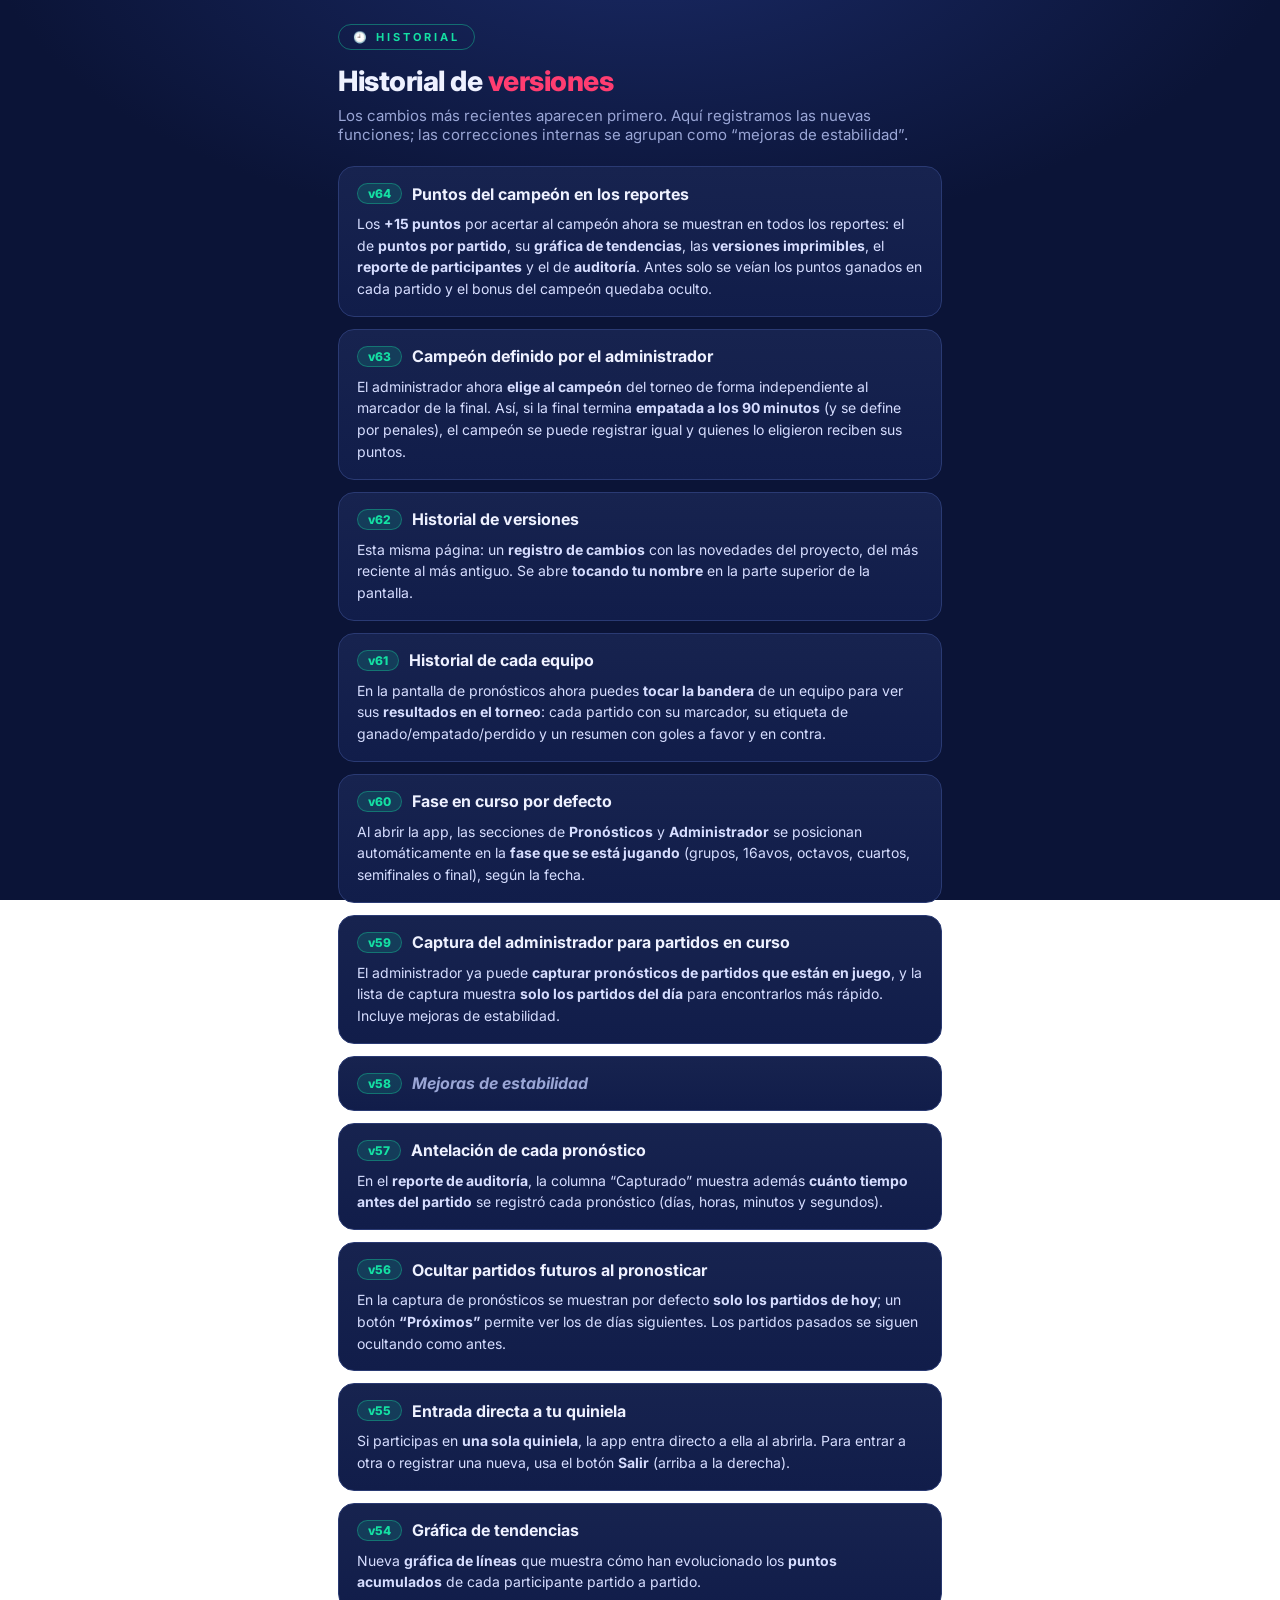
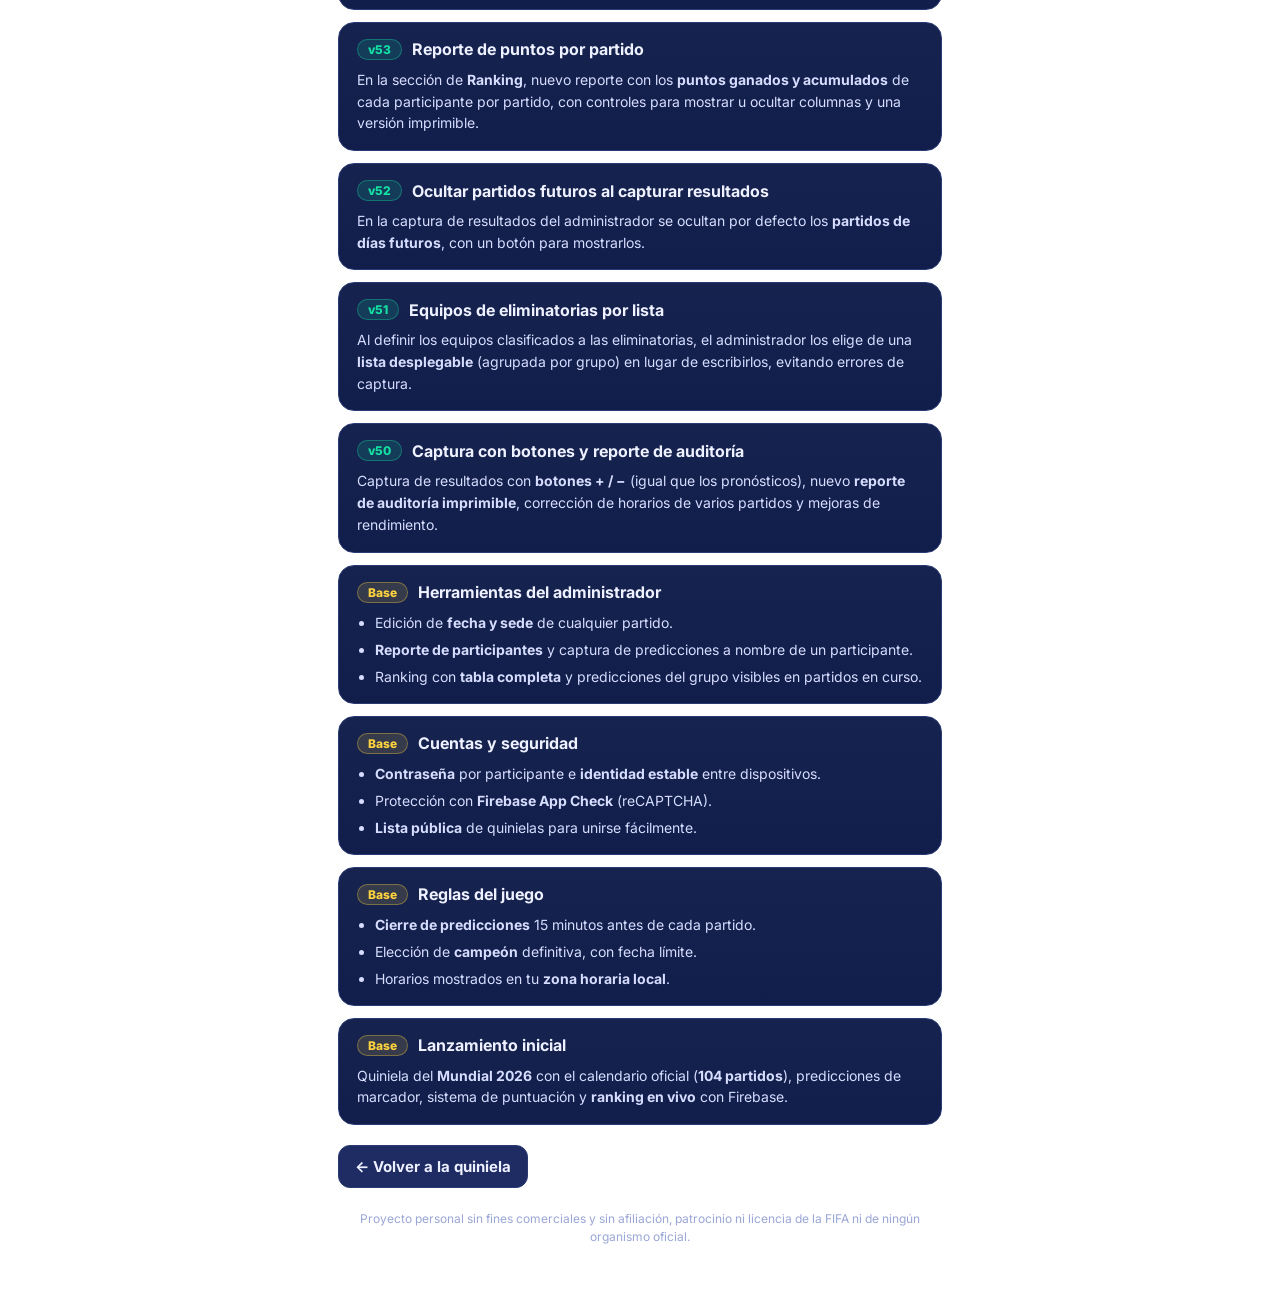
<file: historial.html>
<!DOCTYPE html>
<html lang="es">
<head>
  <meta charset="UTF-8" />
  <meta name="viewport" content="width=device-width, initial-scale=1.0" />
  <meta name="theme-color" content="#0b1437" />
  <title>Historial de versiones · Quiniela Mundial 2026</title>
  <link rel="preconnect" href="https://fonts.googleapis.com" />
  <link href="https://fonts.googleapis.com/css2?family=Inter:wght@400;500;600;700;800&display=swap" rel="stylesheet" />
  <link rel="stylesheet" href="css/styles.css" />
  <style>
    .hist { max-width: 640px; margin: 0 auto; padding: 24px 18px 60px; }
    .hist h1 { font-size: 28px; font-weight: 800; letter-spacing: -.5px; }
    .hist h1 span { color: var(--primary); }
    .hist .lead { color: var(--muted); margin: 8px 0 22px; font-size: 15px; }
    .ver-card {
      background: linear-gradient(180deg, var(--card) 0%, var(--bg-2) 100%);
      border: 1px solid var(--line); border-radius: var(--radius);
      padding: 16px 18px; margin-bottom: 12px;
    }
    .ver-head { display: flex; align-items: center; gap: 10px; flex-wrap: wrap; }
    .ver-badge {
      display: inline-flex; align-items: center; background: rgba(20,224,163,.14);
      color: var(--accent); border: 1px solid rgba(20,224,163,.35); border-radius: 999px;
      padding: 2px 10px; font-size: 12px; font-weight: 800; white-space: nowrap;
    }
    .ver-badge.base { background: rgba(255,211,61,.14); color: var(--gold); border-color: rgba(255,211,61,.35); }
    .ver-card h2 { font-size: 16px; font-weight: 700; margin: 0; }
    .ver-card p { color: #d6ddff; font-size: 14px; line-height: 1.55; margin: 9px 0 0; }
    .ver-card ul { margin: 9px 0 0 18px; display: flex; flex-direction: column; gap: 6px; }
    .ver-card li { color: #d6ddff; font-size: 14px; line-height: 1.5; }
    .stab { color: var(--muted); font-style: italic; }
    .back-link {
      display: inline-flex; align-items: center; gap: 8px; color: var(--text);
      background: var(--card-2); border: 1px solid var(--line); border-radius: 12px;
      padding: 11px 16px; text-decoration: none; font-weight: 700; font-size: 15px; margin-top: 8px;
    }
    .disc { color: var(--muted); font-size: 12px; text-align: center; margin-top: 22px; line-height: 1.5; }
  </style>
</head>
<body>
  <div class="hist">
    <div class="hero-badge" style="display:inline-block;color:var(--accent);border:1px solid rgba(20,224,163,.4);border-radius:999px;padding:5px 14px;font-size:11px;letter-spacing:3px;font-weight:700;margin-bottom:14px;">🕘 HISTORIAL</div>
    <h1>Historial de <span>versiones</span></h1>
    <p class="lead">Los cambios más recientes aparecen primero. Aquí registramos las nuevas funciones; las correcciones internas se agrupan como “mejoras de estabilidad”.</p>

    <!-- Las versiones más nuevas van ARRIBA. Al hacer un ajuste, agrega una tarjeta nueva al principio de esta lista. -->

    <div class="ver-card">
      <div class="ver-head"><span class="ver-badge">v64</span><h2>Puntos del campeón en los reportes</h2></div>
      <p>Los <b>+15 puntos</b> por acertar al campeón ahora se muestran en todos los reportes: el de <b>puntos por partido</b>, su <b>gráfica de tendencias</b>, las <b>versiones imprimibles</b>, el <b>reporte de participantes</b> y el de <b>auditoría</b>. Antes solo se veían los puntos ganados en cada partido y el bonus del campeón quedaba oculto.</p>
    </div>

    <div class="ver-card">
      <div class="ver-head"><span class="ver-badge">v63</span><h2>Campeón definido por el administrador</h2></div>
      <p>El administrador ahora <b>elige al campeón</b> del torneo de forma independiente al marcador de la final. Así, si la final termina <b>empatada a los 90 minutos</b> (y se define por penales), el campeón se puede registrar igual y quienes lo eligieron reciben sus puntos.</p>
    </div>

    <div class="ver-card">
      <div class="ver-head"><span class="ver-badge">v62</span><h2>Historial de versiones</h2></div>
      <p>Esta misma página: un <b>registro de cambios</b> con las novedades del proyecto, del más reciente al más antiguo. Se abre <b>tocando tu nombre</b> en la parte superior de la pantalla.</p>
    </div>

    <div class="ver-card">
      <div class="ver-head"><span class="ver-badge">v61</span><h2>Historial de cada equipo</h2></div>
      <p>En la pantalla de pronósticos ahora puedes <b>tocar la bandera</b> de un equipo para ver sus <b>resultados en el torneo</b>: cada partido con su marcador, su etiqueta de ganado/empatado/perdido y un resumen con goles a favor y en contra.</p>
    </div>

    <div class="ver-card">
      <div class="ver-head"><span class="ver-badge">v60</span><h2>Fase en curso por defecto</h2></div>
      <p>Al abrir la app, las secciones de <b>Pronósticos</b> y <b>Administrador</b> se posicionan automáticamente en la <b>fase que se está jugando</b> (grupos, 16avos, octavos, cuartos, semifinales o final), según la fecha.</p>
    </div>

    <div class="ver-card">
      <div class="ver-head"><span class="ver-badge">v59</span><h2>Captura del administrador para partidos en curso</h2></div>
      <p>El administrador ya puede <b>capturar pronósticos de partidos que están en juego</b>, y la lista de captura muestra <b>solo los partidos del día</b> para encontrarlos más rápido. Incluye mejoras de estabilidad.</p>
    </div>

    <div class="ver-card">
      <div class="ver-head"><span class="ver-badge">v58</span><h2 class="stab">Mejoras de estabilidad</h2></div>
    </div>

    <div class="ver-card">
      <div class="ver-head"><span class="ver-badge">v57</span><h2>Antelación de cada pronóstico</h2></div>
      <p>En el <b>reporte de auditoría</b>, la columna “Capturado” muestra además <b>cuánto tiempo antes del partido</b> se registró cada pronóstico (días, horas, minutos y segundos).</p>
    </div>

    <div class="ver-card">
      <div class="ver-head"><span class="ver-badge">v56</span><h2>Ocultar partidos futuros al pronosticar</h2></div>
      <p>En la captura de pronósticos se muestran por defecto <b>solo los partidos de hoy</b>; un botón <b>“Próximos”</b> permite ver los de días siguientes. Los partidos pasados se siguen ocultando como antes.</p>
    </div>

    <div class="ver-card">
      <div class="ver-head"><span class="ver-badge">v55</span><h2>Entrada directa a tu quiniela</h2></div>
      <p>Si participas en <b>una sola quiniela</b>, la app entra directo a ella al abrirla. Para entrar a otra o registrar una nueva, usa el botón <b>Salir</b> (arriba a la derecha).</p>
    </div>

    <div class="ver-card">
      <div class="ver-head"><span class="ver-badge">v54</span><h2>Gráfica de tendencias</h2></div>
      <p>Nueva <b>gráfica de líneas</b> que muestra cómo han evolucionado los <b>puntos acumulados</b> de cada participante partido a partido.</p>
    </div>

    <div class="ver-card">
      <div class="ver-head"><span class="ver-badge">v53</span><h2>Reporte de puntos por partido</h2></div>
      <p>En la sección de <b>Ranking</b>, nuevo reporte con los <b>puntos ganados y acumulados</b> de cada participante por partido, con controles para mostrar u ocultar columnas y una versión imprimible.</p>
    </div>

    <div class="ver-card">
      <div class="ver-head"><span class="ver-badge">v52</span><h2>Ocultar partidos futuros al capturar resultados</h2></div>
      <p>En la captura de resultados del administrador se ocultan por defecto los <b>partidos de días futuros</b>, con un botón para mostrarlos.</p>
    </div>

    <div class="ver-card">
      <div class="ver-head"><span class="ver-badge">v51</span><h2>Equipos de eliminatorias por lista</h2></div>
      <p>Al definir los equipos clasificados a las eliminatorias, el administrador los elige de una <b>lista desplegable</b> (agrupada por grupo) en lugar de escribirlos, evitando errores de captura.</p>
    </div>

    <div class="ver-card">
      <div class="ver-head"><span class="ver-badge">v50</span><h2>Captura con botones y reporte de auditoría</h2></div>
      <p>Captura de resultados con <b>botones + / −</b> (igual que los pronósticos), nuevo <b>reporte de auditoría imprimible</b>, corrección de horarios de varios partidos y mejoras de rendimiento.</p>
    </div>

    <div class="ver-card">
      <div class="ver-head"><span class="ver-badge base">Base</span><h2>Herramientas del administrador</h2></div>
      <ul>
        <li>Edición de <b>fecha y sede</b> de cualquier partido.</li>
        <li><b>Reporte de participantes</b> y captura de predicciones a nombre de un participante.</li>
        <li>Ranking con <b>tabla completa</b> y predicciones del grupo visibles en partidos en curso.</li>
      </ul>
    </div>

    <div class="ver-card">
      <div class="ver-head"><span class="ver-badge base">Base</span><h2>Cuentas y seguridad</h2></div>
      <ul>
        <li><b>Contraseña</b> por participante e <b>identidad estable</b> entre dispositivos.</li>
        <li>Protección con <b>Firebase App Check</b> (reCAPTCHA).</li>
        <li><b>Lista pública</b> de quinielas para unirse fácilmente.</li>
      </ul>
    </div>

    <div class="ver-card">
      <div class="ver-head"><span class="ver-badge base">Base</span><h2>Reglas del juego</h2></div>
      <ul>
        <li><b>Cierre de predicciones</b> 15 minutos antes de cada partido.</li>
        <li>Elección de <b>campeón</b> definitiva, con fecha límite.</li>
        <li>Horarios mostrados en tu <b>zona horaria local</b>.</li>
      </ul>
    </div>

    <div class="ver-card">
      <div class="ver-head"><span class="ver-badge base">Base</span><h2>Lanzamiento inicial</h2></div>
      <p>Quiniela del <b>Mundial 2026</b> con el calendario oficial (<b>104 partidos</b>), predicciones de marcador, sistema de puntuación y <b>ranking en vivo</b> con Firebase.</p>
    </div>

    <a href="index.html" class="back-link">← Volver a la quiniela</a>

    <p class="disc">Proyecto personal sin fines comerciales y sin afiliación, patrocinio ni licencia de la FIFA ni de ningún organismo oficial.</p>
  </div>
</body>
</html>
</file>
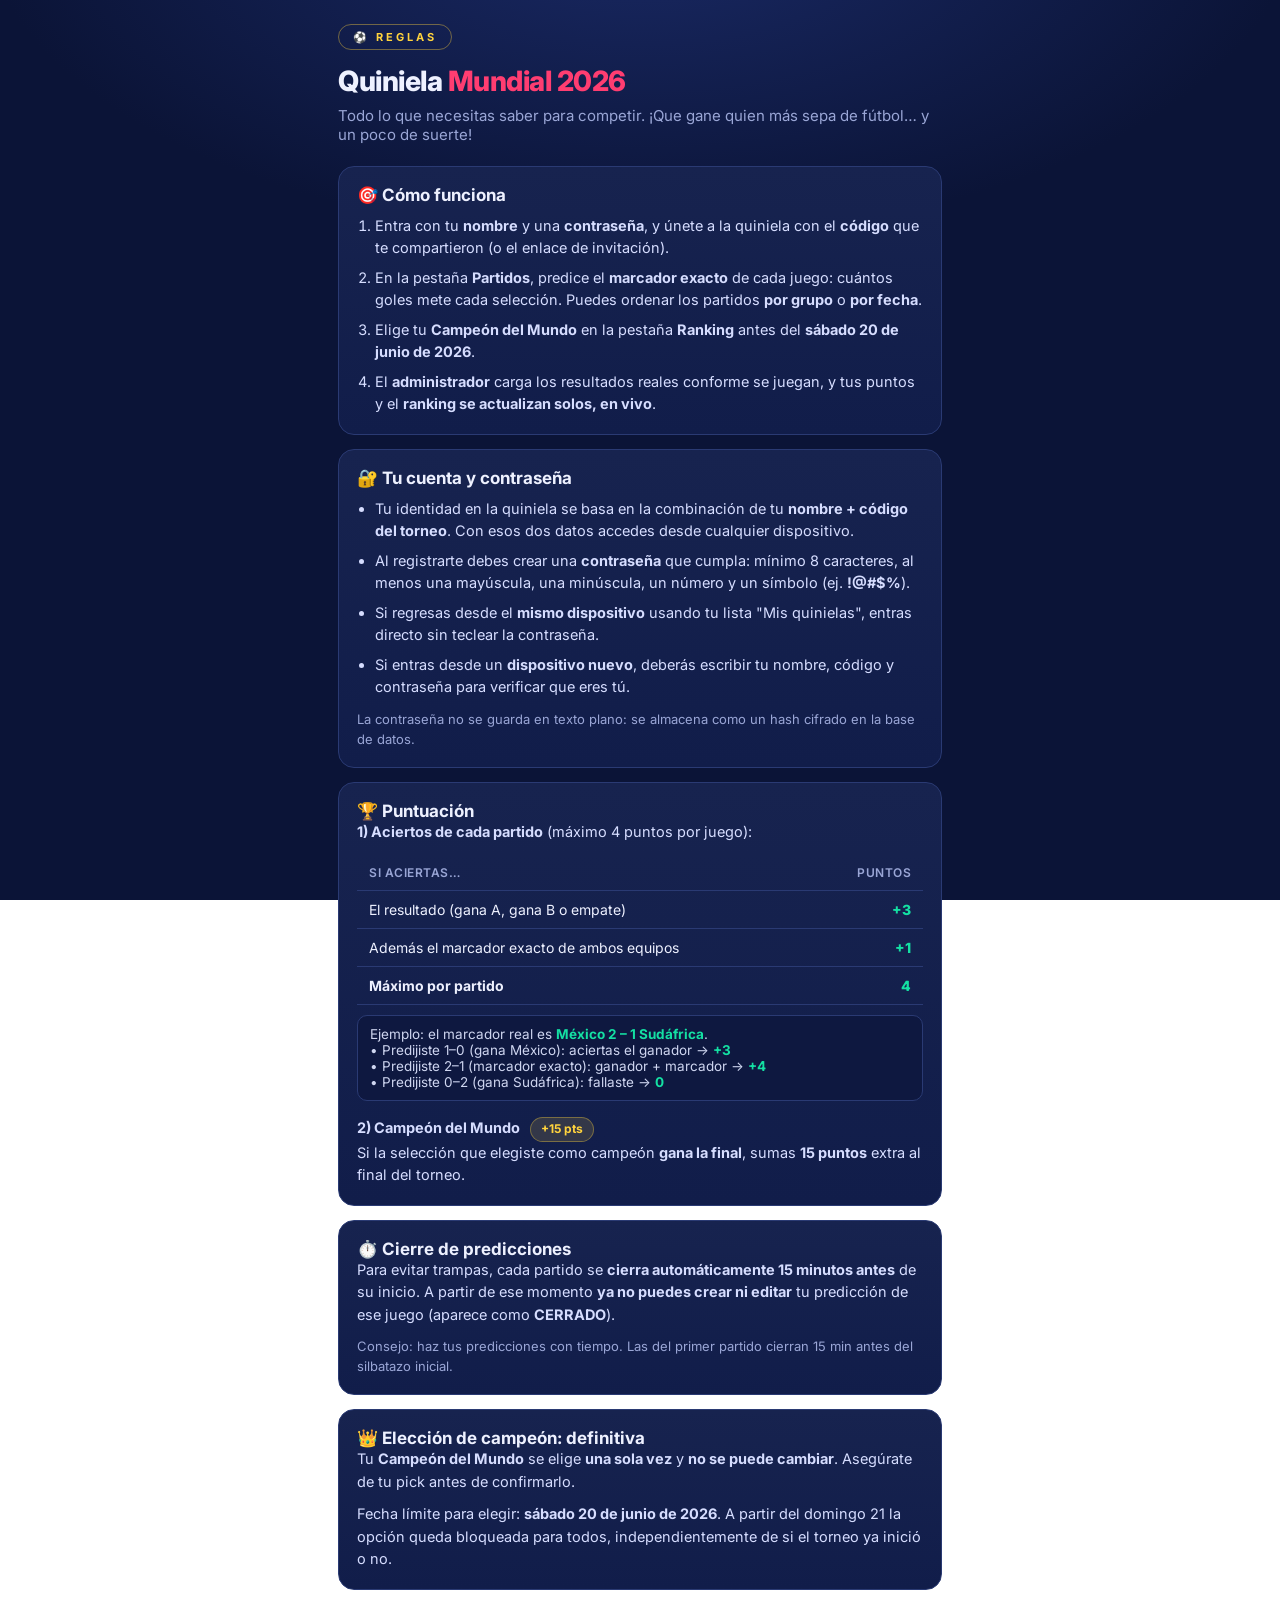
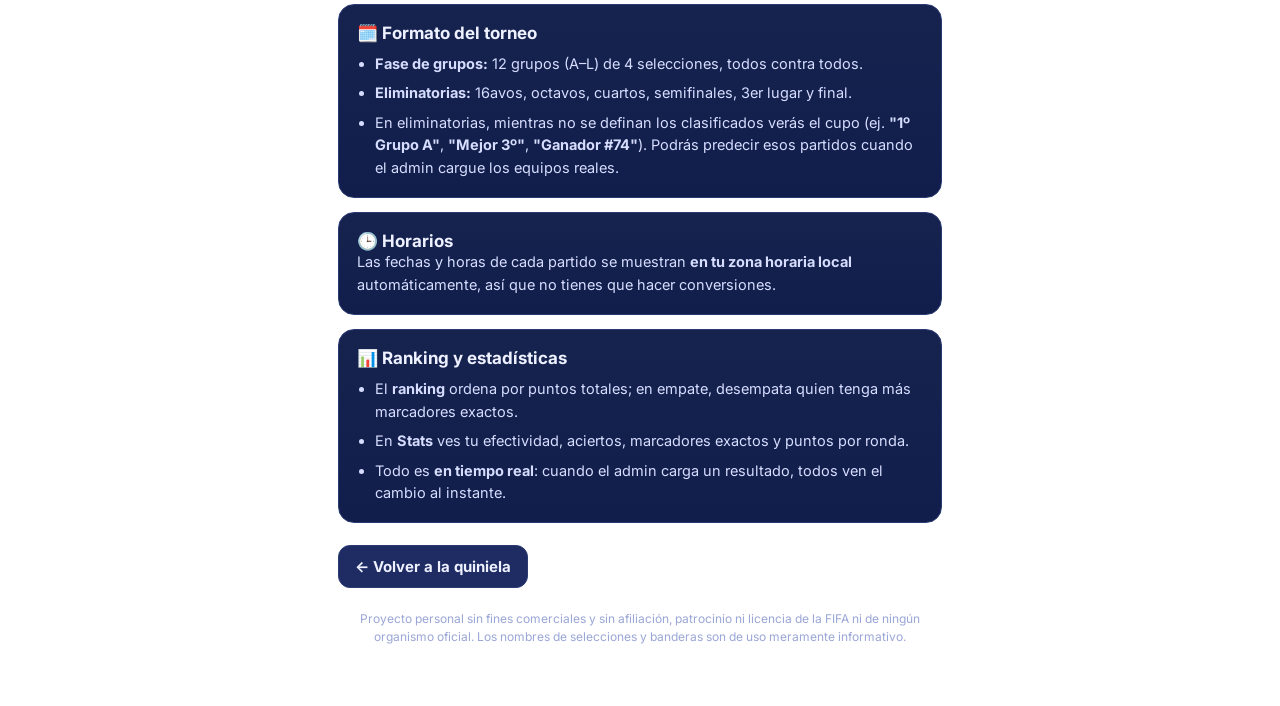
<file: reglas.html>
<!DOCTYPE html>
<html lang="es">
<head>
  <meta charset="UTF-8" />
  <meta name="viewport" content="width=device-width, initial-scale=1.0" />
  <meta name="theme-color" content="#0b1437" />
  <title>Reglas · Quiniela Mundial 2026</title>
  <link rel="preconnect" href="https://fonts.googleapis.com" />
  <link href="https://fonts.googleapis.com/css2?family=Inter:wght@400;500;600;700;800&display=swap" rel="stylesheet" />
  <link rel="stylesheet" href="css/styles.css" />
  <style>
    .reglas { max-width: 640px; margin: 0 auto; padding: 24px 18px 60px; }
    .reglas h1 { font-size: 28px; font-weight: 800; letter-spacing: -.5px; }
    .reglas h1 span { color: var(--primary); }
    .reglas .lead { color: var(--muted); margin: 8px 0 22px; font-size: 15px; }
    .rule-card {
      background: linear-gradient(180deg, var(--card) 0%, var(--bg-2) 100%);
      border: 1px solid var(--line); border-radius: var(--radius);
      padding: 18px 18px; margin-bottom: 14px;
    }
    .rule-card h2 { font-size: 17px; font-weight: 700; display: flex; align-items: center; gap: 9px; }
    .rule-card p, .rule-card li { color: #d6ddff; font-size: 14.5px; line-height: 1.55; }
    .rule-card ul, .rule-card ol { margin: 10px 0 0 18px; display: flex; flex-direction: column; gap: 7px; }
    .rule-card .note { color: var(--muted); font-size: 13px; margin-top: 10px; }
    table.pts { width: 100%; border-collapse: collapse; margin-top: 12px; }
    table.pts th, table.pts td { text-align: left; padding: 10px 12px; font-size: 14px; border-bottom: 1px solid var(--line); }
    table.pts th { color: var(--muted); font-weight: 600; font-size: 12px; text-transform: uppercase; letter-spacing: .5px; }
    table.pts td.pts-val { text-align: right; font-weight: 800; color: var(--accent); white-space: nowrap; }
    .pill {
      display: inline-block; background: rgba(255,211,61,.14); color: var(--gold);
      border: 1px solid rgba(255,211,61,.35); border-radius: 999px; padding: 2px 10px;
      font-size: 12px; font-weight: 700; margin-left: 6px;
    }
    .back-link {
      display: inline-flex; align-items: center; gap: 8px; color: var(--text);
      background: var(--card-2); border: 1px solid var(--line); border-radius: 12px;
      padding: 11px 16px; text-decoration: none; font-weight: 700; font-size: 15px; margin-top: 8px;
    }
    .ex { background: #0e1840; border: 1px solid var(--line); border-radius: 10px; padding: 10px 12px; margin-top: 10px; font-size: 13.5px; color: #cfd6f0; }
    .ex b { color: var(--accent); }
    .disc { color: var(--muted); font-size: 12px; text-align: center; margin-top: 22px; line-height: 1.5; }
  </style>
</head>
<body>
  <div class="reglas">
    <div class="hero-badge" style="display:inline-block;color:var(--gold);border:1px solid rgba(255,211,61,.4);border-radius:999px;padding:5px 14px;font-size:11px;letter-spacing:3px;font-weight:700;margin-bottom:14px;">⚽ REGLAS</div>
    <h1>Quiniela <span>Mundial 2026</span></h1>
    <p class="lead">Todo lo que necesitas saber para competir. ¡Que gane quien más sepa de fútbol… y un poco de suerte!</p>

    <div class="rule-card">
      <h2>🎯 Cómo funciona</h2>
      <ol>
        <li>Entra con tu <b>nombre</b> y una <b>contraseña</b>, y únete a la quiniela con el <b>código</b> que te compartieron (o el enlace de invitación).</li>
        <li>En la pestaña <b>Partidos</b>, predice el <b>marcador exacto</b> de cada juego: cuántos goles mete cada selección. Puedes ordenar los partidos <b>por grupo</b> o <b>por fecha</b>.</li>
        <li>Elige tu <b>Campeón del Mundo</b> en la pestaña <b>Ranking</b> antes del <b>sábado 20 de junio de 2026</b>.</li>
        <li>El <b>administrador</b> carga los resultados reales conforme se juegan, y tus puntos y el <b>ranking se actualizan solos, en vivo</b>.</li>
      </ol>
    </div>

    <div class="rule-card">
      <h2>🔐 Tu cuenta y contraseña</h2>
      <ul>
        <li>Tu identidad en la quiniela se basa en la combinación de tu <b>nombre + código del torneo</b>. Con esos dos datos accedes desde cualquier dispositivo.</li>
        <li>Al registrarte debes crear una <b>contraseña</b> que cumpla: mínimo 8 caracteres, al menos una mayúscula, una minúscula, un número y un símbolo (ej. <b>!@#$%</b>).</li>
        <li>Si regresas desde el <b>mismo dispositivo</b> usando tu lista "Mis quinielas", entras directo sin teclear la contraseña.</li>
        <li>Si entras desde un <b>dispositivo nuevo</b>, deberás escribir tu nombre, código y contraseña para verificar que eres tú.</li>
      </ul>
      <p class="note">La contraseña no se guarda en texto plano: se almacena como un hash cifrado en la base de datos.</p>
    </div>

    <div class="rule-card">
      <h2>🏆 Puntuación</h2>
      <p><b>1) Aciertos de cada partido</b> (máximo 4 puntos por juego):</p>
      <table class="pts">
        <tr><th>Si aciertas…</th><th style="text-align:right">Puntos</th></tr>
        <tr><td>El resultado (gana A, gana B o empate)</td><td class="pts-val">+3</td></tr>
        <tr><td>Además el marcador exacto de ambos equipos</td><td class="pts-val">+1</td></tr>
        <tr><td><b>Máximo por partido</b></td><td class="pts-val">4</td></tr>
      </table>
      <div class="ex">
        Ejemplo: el marcador real es <b>México 2 – 1 Sudáfrica</b>.<br>
        • Predijiste 1–0 (gana México): aciertas el ganador → <b>+3</b><br>
        • Predijiste 2–1 (marcador exacto): ganador + marcador → <b>+4</b><br>
        • Predijiste 0–2 (gana Sudáfrica): fallaste → <b>0</b>
      </div>
      <p style="margin-top:16px"><b>2) Campeón del Mundo</b> <span class="pill">+15 pts</span></p>
      <p>Si la selección que elegiste como campeón <b>gana la final</b>, sumas <b>15 puntos</b> extra al final del torneo.</p>
    </div>

    <div class="rule-card">
      <h2>⏱️ Cierre de predicciones</h2>
      <p>Para evitar trampas, cada partido se <b>cierra automáticamente 15 minutos antes</b> de su inicio. A partir de ese momento <b>ya no puedes crear ni editar</b> tu predicción de ese juego (aparece como <b>CERRADO</b>).</p>
      <p class="note">Consejo: haz tus predicciones con tiempo. Las del primer partido cierran 15 min antes del silbatazo inicial.</p>
    </div>

    <div class="rule-card">
      <h2>👑 Elección de campeón: definitiva</h2>
      <p>Tu <b>Campeón del Mundo</b> se elige <b>una sola vez</b> y <b>no se puede cambiar</b>. Asegúrate de tu pick antes de confirmarlo.</p>
      <p style="margin-top:10px">Fecha límite para elegir: <b>sábado 20 de junio de 2026</b>. A partir del domingo 21 la opción queda bloqueada para todos, independientemente de si el torneo ya inició o no.</p>
    </div>

    <div class="rule-card">
      <h2>🗓️ Formato del torneo</h2>
      <ul>
        <li><b>Fase de grupos:</b> 12 grupos (A–L) de 4 selecciones, todos contra todos.</li>
        <li><b>Eliminatorias:</b> 16avos, octavos, cuartos, semifinales, 3er lugar y final.</li>
        <li>En eliminatorias, mientras no se definan los clasificados verás el cupo (ej. <b>"1º Grupo A"</b>, <b>"Mejor 3º"</b>, <b>"Ganador #74"</b>). Podrás predecir esos partidos cuando el admin cargue los equipos reales.</li>
      </ul>
    </div>

    <div class="rule-card">
      <h2>🕒 Horarios</h2>
      <p>Las fechas y horas de cada partido se muestran <b>en tu zona horaria local</b> automáticamente, así que no tienes que hacer conversiones.</p>
    </div>

    <div class="rule-card">
      <h2>📊 Ranking y estadísticas</h2>
      <ul>
        <li>El <b>ranking</b> ordena por puntos totales; en empate, desempata quien tenga más marcadores exactos.</li>
        <li>En <b>Stats</b> ves tu efectividad, aciertos, marcadores exactos y puntos por ronda.</li>
        <li>Todo es <b>en tiempo real</b>: cuando el admin carga un resultado, todos ven el cambio al instante.</li>
      </ul>
    </div>

    <a href="index.html" class="back-link">← Volver a la quiniela</a>

    <p class="disc">Proyecto personal sin fines comerciales y sin afiliación, patrocinio ni licencia de la FIFA ni de ningún organismo oficial. Los nombres de selecciones y banderas son de uso meramente informativo.</p>
  </div>
</body>
</html>
</file>
<file: css/styles.css>
/* ===================== RESET & TOKENS ===================== */
*, *::before, *::after { box-sizing: border-box; margin: 0; padding: 0; }

:root {
  --bg: #0b1437;
  --bg-2: #111d4a;
  --card: #17234f;
  --card-2: #1e2c63;
  --line: #2a3a73;
  --text: #eef1ff;
  --muted: #9aa6d6;
  --primary: #ff3d71;
  --primary-2: #ff6a4d;
  --accent: #14e0a3;
  --gold: #ffd33d;
  --shadow: 0 10px 30px rgba(0,0,0,.35);
  --radius: 16px;
}

html, body {
  background: radial-gradient(1200px 600px at 50% -10%, #1a2a66 0%, var(--bg) 55%) fixed;
  color: var(--text);
  font-family: 'Inter', system-ui, -apple-system, sans-serif;
  min-height: 100vh;
  -webkit-font-smoothing: antialiased;
  overscroll-behavior-y: none;
}

button { font-family: inherit; cursor: pointer; border: none; color: inherit; }
input { font-family: inherit; }

.hidden { display: none !important; }

/* ===================== LOADER ===================== */
.loader {
  position: fixed; inset: 0; z-index: 100;
  display: flex; flex-direction: column; align-items: center; justify-content: center;
  gap: 14px; background: var(--bg); color: var(--muted);
}
.loader .ball { font-size: 54px; animation: bounce 1s infinite ease-in-out; }
@keyframes bounce { 0%,100%{transform:translateY(0)} 50%{transform:translateY(-18px)} }

/* ===================== SCREENS ===================== */
.screen { min-height: 100vh; }

/* ===================== AUTH ===================== */
#screen-auth {
  max-width: 480px; margin: 0 auto; padding: 32px 20px 48px;
  display: flex; flex-direction: column; gap: 26px;
}
.hero { text-align: center; padding-top: 18px; }
.hero-badge {
  display: inline-block; font-size: 11px; letter-spacing: 3px; font-weight: 700;
  color: var(--gold); border: 1px solid rgba(255,211,61,.4); border-radius: 999px;
  padding: 5px 14px; margin-bottom: 16px;
}
.hero h1 { font-size: 40px; line-height: 1.05; font-weight: 800; letter-spacing: -1px; }
.hero h1 span { color: var(--primary); }
.hero-sub { color: var(--muted); margin-top: 14px; font-size: 15px; }

.card {
  background: linear-gradient(180deg, var(--card) 0%, var(--bg-2) 100%);
  border: 1px solid var(--line); border-radius: var(--radius);
  padding: 20px; box-shadow: var(--shadow);
}
.auth-card { display: flex; flex-direction: column; gap: 16px; }

.field { display: flex; flex-direction: column; gap: 7px; }
.field span { font-size: 13px; color: var(--muted); font-weight: 500; }
.field input {
  background: #0e1840; border: 1px solid var(--line); border-radius: 12px;
  color: var(--text); padding: 14px 14px; font-size: 16px; outline: none;
  transition: border-color .15s;
}
.field input:focus { border-color: var(--primary); }
.code-input { text-transform: uppercase; letter-spacing: 4px; font-weight: 700; text-align: center; }

.tabs { display: flex; gap: 6px; background: #0e1840; padding: 5px; border-radius: 12px; }
.tab {
  flex: 1; padding: 11px; border-radius: 9px; background: transparent;
  color: var(--muted); font-weight: 600; font-size: 14px; transition: .15s;
}
.tab.active { background: var(--card-2); color: var(--text); }

.pane { display: none; flex-direction: column; gap: 14px; }
.pane.active { display: flex; }

.btn {
  border-radius: 12px; padding: 15px; font-size: 16px; font-weight: 700;
  transition: transform .08s, filter .15s; width: 100%;
}
.btn:active { transform: scale(.98); }
.btn-primary { background: linear-gradient(135deg, var(--primary), var(--primary-2)); color: #fff; }
.btn-primary:hover { filter: brightness(1.07); }
.btn-ghost { background: var(--card-2); color: var(--text); border: 1px solid var(--line); }
.btn-accent { background: linear-gradient(135deg, var(--accent), #0fb98a); color: #04231a; }

.hint { font-size: 12px; color: var(--muted); text-align: center; }
.field-hint { font-size: 11px; color: var(--muted); font-weight: 400; }
.error { color: var(--primary); font-size: 14px; text-align: center; min-height: 18px; font-weight: 600; }

/* ===================== LISTA PÚBLICA DE QUINIELAS ===================== */
.or-divider {
  text-align: center; color: var(--muted); font-size: 11px; font-weight: 700;
  letter-spacing: 1px; text-transform: uppercase;
  display: flex; align-items: center; gap: 10px;
}
.or-divider::before, .or-divider::after {
  content: ""; flex: 1; height: 1px; background: var(--line);
}
.public-list { display: flex; flex-direction: column; gap: 6px; max-height: 230px; overflow-y: auto; }
.public-hint { font-size: 12px; color: var(--muted); font-weight: 600; margin-bottom: 2px; }
.public-loading, .public-empty { font-size: 13px; color: var(--muted); text-align: center; padding: 10px 0; }
.public-item {
  display: flex; flex-direction: column; gap: 3px; text-align: left; width: 100%;
  background: var(--card-2); border: 1px solid var(--line); border-radius: 10px;
  padding: 10px 14px; cursor: pointer; transition: border-color .15s, background .15s;
}
.public-item:hover, .public-item:active { border-color: var(--accent); }
.public-item.selected { border-color: var(--accent); background: rgba(20,224,163,.08); }
.public-name { font-size: 14px; font-weight: 700; }
.public-meta { font-size: 12px; color: var(--muted); }

/* ===================== TOPBAR ===================== */
.topbar {
  position: sticky; top: 0; z-index: 20;
  display: flex; align-items: center; justify-content: space-between; gap: 12px;
  padding: 14px 16px; background: rgba(11,20,55,.85); backdrop-filter: blur(12px);
  border-bottom: 1px solid var(--line);
}
.topbar-info { display: flex; flex-direction: column; gap: 4px; min-width: 0; }
.topbar-info strong { font-size: 15px; white-space: nowrap; overflow: hidden; text-overflow: ellipsis; max-width: 52vw; }
.code-chip {
  align-self: flex-start; font-size: 12px; color: var(--accent); background: rgba(20,224,163,.1);
  border: 1px solid rgba(20,224,163,.3); padding: 3px 9px; border-radius: 999px; font-weight: 700;
}
.copy-ic { opacity: .7; }
.app-ver { font-size: 10px; font-weight: 600; color: var(--muted); letter-spacing: .5px; opacity: .6; }
.topbar-user { display: flex; align-items: center; gap: 8px; }
.user-pill {
  font-size: 13px; font-weight: 600; background: var(--card-2); padding: 7px 12px;
  border-radius: 999px; border: 1px solid var(--line); max-width: 28vw;
  white-space: nowrap; overflow: hidden; text-overflow: ellipsis;
}
a.user-pill {
  color: var(--text); text-decoration: none; cursor: pointer; display: inline-block;
  transition: background .15s, border-color .15s;
}
a.user-pill:hover, a.user-pill:focus { background: var(--card); border-color: var(--accent); outline: none; }
.icon-btn { background: var(--card-2); border: 1px solid var(--line); border-radius: 10px; padding: 8px 11px; font-size: 16px; }

/* ===================== CONTENT / VIEWS ===================== */
.content { max-width: 620px; margin: 0 auto; padding: 16px 14px 96px; }
.view { display: none; }
.view.active { display: block; animation: fade .2s ease; }
@keyframes fade { from{opacity:0; transform: translateY(6px)} to{opacity:1; transform:none} }

/* ===================== ROUND FILTER ===================== */
.round-filter {
  display: flex; gap: 8px; overflow-x: auto; padding: 4px 2px 12px; -webkit-overflow-scrolling: touch;
  scrollbar-width: none;
}
.round-filter::-webkit-scrollbar { display: none; }
.chip {
  white-space: nowrap; font-size: 13px; font-weight: 600; color: var(--muted);
  background: var(--card); border: 1px solid var(--line); padding: 9px 15px; border-radius: 999px;
  flex-shrink: 0; transition: .15s;
}
.chip.active { background: var(--primary); color: #fff; border-color: var(--primary); }

/* ===================== SORT BAR ===================== */
.sort-bar {
  display: flex; gap: 6px; margin-bottom: 10px; flex-wrap: wrap; align-items: center;
}
.sort-bar > :first-child:not(.sort-btn-toggle) ~ :not(.sort-btn-toggle),
.sort-bar > .sort-btn:not(.sort-btn-toggle) {
  /* grupo de orden: pill compartida */
}
.sort-btn {
  font-size: 12px; font-weight: 600; color: var(--muted);
  background: var(--card); border: 1px solid var(--line);
  padding: 6px 14px; border-radius: 999px;
  cursor: pointer; transition: .15s; white-space: nowrap;
}
.sort-btn.active { background: var(--card-2); color: var(--text); border-color: var(--primary); }
.sort-btn-toggle { margin-left: auto; color: var(--muted); }
.sort-btn-toggle.active { background: rgba(255,211,61,.12); color: var(--gold); border-color: rgba(255,211,61,.35); }

/* ===================== MATCH CARDS ===================== */
.matches-list { display: flex; flex-direction: column; gap: 12px; }
.group-label {
  font-size: 12px; font-weight: 700; letter-spacing: 1.5px; color: var(--muted);
  text-transform: uppercase; margin: 12px 4px 2px;
}
.match {
  background: linear-gradient(180deg, var(--card) 0%, var(--bg-2) 100%);
  border: 1px solid var(--line); border-radius: var(--radius); padding: 14px;
}
.match-top { display: flex; justify-content: space-between; align-items: center; margin-bottom: 12px; }
.match-meta { font-size: 11px; color: var(--muted); font-weight: 600; }
.match-status { font-size: 11px; font-weight: 700; padding: 3px 9px; border-radius: 999px; }
.status-open { color: var(--accent); background: rgba(20,224,163,.12); }
.status-locked { color: var(--gold); background: rgba(255,211,61,.12); }
.status-final { color: #ff8fae; background: rgba(255,61,113,.14); }

.teams-row { display: grid; grid-template-columns: 1fr auto 1fr; align-items: center; gap: 8px; }
.team { display: flex; flex-direction: column; align-items: center; gap: 6px; text-align: center; }
.team .flag { font-size: 30px; line-height: 1; }
.team .tname { font-size: 13px; font-weight: 600; }
.vs { font-size: 12px; color: var(--muted); font-weight: 700; }

.score-pill {
  display: flex; align-items: center; gap: 8px; justify-content: center; margin: 12px 0 4px;
}
.score-pill .box {
  min-width: 42px; text-align: center; background: #0e1840; border: 1px solid var(--line);
  border-radius: 10px; padding: 8px; font-size: 18px; font-weight: 800;
}
.score-pill .box.real { border-color: var(--primary); color: var(--primary); }
.score-pill input.box { color: #fff; -webkit-text-fill-color: #fff; border-color: rgba(255,255,255,.25); }
.score-pill input.box:focus { border-color: var(--accent); outline: none; }
.score-pill .sep { color: var(--muted); font-weight: 700; }

.pred-line {
  display: flex; align-items: center; justify-content: space-between; gap: 8px;
  margin-top: 10px; padding-top: 10px; border-top: 1px dashed var(--line);
}
.pred-label { font-size: 12px; color: var(--muted); }
.pred-value { font-size: 14px; font-weight: 700; }
.pts-badge { font-size: 12px; font-weight: 800; padding: 3px 9px; border-radius: 999px; background: rgba(20,224,163,.14); color: var(--accent); }
.pts-badge.zero { background: rgba(154,166,214,.12); color: var(--muted); }

.match-action {
  margin-top: 12px; width: 100%; background: var(--card-2); border: 1px solid var(--line);
  border-radius: 11px; padding: 11px; font-weight: 700; font-size: 14px; color: var(--text);
}
.match-action.has-pred { background: rgba(20,224,163,.1); border-color: rgba(20,224,163,.35); color: var(--accent); }
.match-action.locked { opacity: .55; }

/* ===================== RANKING ===================== */
.champion-banner {
  background: linear-gradient(135deg, rgba(255,211,61,.18), rgba(255,106,77,.12));
  border: 1px solid rgba(255,211,61,.35); border-radius: var(--radius); padding: 14px 16px;
  margin-bottom: 16px; font-size: 13px; color: var(--text); display: none;
}
.champion-banner.show { display: block; }
.champion-banner b { color: var(--gold); }

.ranking-list { list-style: none; }
.ranking-list .rp-table-wrap { margin-top: 4px; }
.rk-me { background: rgba(20,224,163,.06); }
.rk-me td { border-color: rgba(20,224,163,.2); }
.rk-pos { font-size: 13px; font-weight: 700; color: var(--muted); }
.rank-item {
  display: flex; align-items: center; gap: 14px; background: var(--card);
  border: 1px solid var(--line); border-radius: 14px; padding: 13px 15px;
}
.rank-item.me { border-color: var(--accent); background: rgba(20,224,163,.06); }
.rank-pos { font-size: 18px; font-weight: 800; width: 30px; text-align: center; color: var(--muted); }
.rank-item.top1 .rank-pos { color: var(--gold); }
.rank-item.top2 .rank-pos { color: #cfd6f0; }
.rank-item.top3 .rank-pos { color: #e7a86b; }
.rank-name { flex: 1; font-weight: 600; display: flex; flex-direction: column; gap: 2px; }
.rank-name small { color: var(--muted); font-weight: 500; font-size: 11px; }
.rank-pts { font-size: 20px; font-weight: 800; color: var(--accent); }
.rank-pts small { font-size: 11px; color: var(--muted); font-weight: 600; }
.you-tag { font-size: 10px; background: var(--accent); color: #04231a; padding: 1px 7px; border-radius: 999px; font-weight: 800; }
.admin-tag { font-size: 10px; background: var(--gold); color: #2a2200; padding: 1px 7px; border-radius: 999px; font-weight: 800; }

/* ===================== STATS ===================== */
.stats-content { display: flex; flex-direction: column; gap: 16px; }
.stat-grid { display: grid; grid-template-columns: 1fr 1fr; gap: 12px; }
.stat-box { background: var(--card); border: 1px solid var(--line); border-radius: 14px; padding: 16px; text-align: center; }
.stat-box .big { font-size: 30px; font-weight: 800; }
.stat-box .lbl { font-size: 12px; color: var(--muted); margin-top: 4px; }
.stat-box .big.accent { color: var(--accent); }
.stat-box .big.gold { color: var(--gold); }
.section-title { font-size: 15px; font-weight: 700; margin: 4px 2px; }
.bar-row { display: flex; align-items: center; gap: 10px; margin-bottom: 9px; }
.bar-row .bl { width: 92px; font-size: 12px; color: var(--muted); flex-shrink: 0; }
.bar-track { flex: 1; height: 9px; background: #0e1840; border-radius: 999px; overflow: hidden; }
.bar-fill { height: 100%; background: linear-gradient(90deg, var(--primary), var(--primary-2)); border-radius: 999px; }
.bar-val { width: 34px; text-align: right; font-size: 12px; font-weight: 700; }

/* ===================== BOTTOM NAV ===================== */
.bottom-nav {
  position: fixed; bottom: 0; left: 0; right: 0; z-index: 25;
  display: flex; background: rgba(11,20,55,.92); backdrop-filter: blur(14px);
  border-top: 1px solid var(--line); padding: 8px 6px calc(8px + env(safe-area-inset-bottom));
  max-width: 620px; margin: 0 auto;
}
.nav-btn {
  flex: 1; display: flex; flex-direction: column; align-items: center; gap: 3px;
  background: transparent; color: var(--muted); font-size: 11px; font-weight: 600; padding: 6px;
  border-radius: 12px; transition: .15s;
}
.nav-btn span { font-size: 20px; }
.nav-btn.active { color: var(--text); }
.nav-btn.active span { transform: translateY(-1px); }

/* ===================== MODAL ===================== */
.modal { position: fixed; inset: 0; z-index: 60; display: flex; align-items: flex-end; justify-content: center; }
.modal-backdrop { position: absolute; inset: 0; background: rgba(2,6,23,.7); backdrop-filter: blur(3px); }
.modal-card {
  position: relative; width: 100%; max-width: 520px; background: var(--bg-2);
  border: 1px solid var(--line); border-radius: 22px 22px 0 0; padding: 22px 20px calc(26px + env(safe-area-inset-bottom));
  box-shadow: var(--shadow); animation: slideUp .25s ease;
}
@keyframes slideUp { from{transform: translateY(100%)} to{transform:none} }
@media(min-width: 560px){ .modal { align-items: center; } .modal-card { border-radius: 22px; } }

.modal-title { font-size: 18px; font-weight: 800; text-align: center; margin-bottom: 4px; }
.modal-sub { font-size: 13px; color: var(--muted); text-align: center; margin-bottom: 20px; }
.modal-teams { display: grid; grid-template-columns: 1fr auto 1fr; align-items: start; gap: 6px; margin-bottom: 22px; }
.modal-team { display: flex; flex-direction: column; align-items: center; gap: 10px; }
.modal-team .flag { font-size: 40px; }
.modal-team .tname { font-size: 14px; font-weight: 700; text-align: center; }
.stepper { display: flex; align-items: center; gap: 10px; }
.stepper button {
  width: 38px; height: 38px; border-radius: 11px; background: var(--card-2); border: 1px solid var(--line);
  font-size: 22px; font-weight: 700; display: flex; align-items: center; justify-content: center;
}
.stepper .num { width: 46px; text-align: center; font-size: 26px; font-weight: 800; }
.modal-vs { align-self: center; font-size: 16px; color: var(--muted); font-weight: 700; padding-top: 50px; }
.modal-actions { display: flex; flex-direction: column; gap: 10px; }
.winner-tag { font-size: 12px; text-align: center; color: var(--muted); margin-bottom: 16px; min-height: 16px; }
.winner-tag b { color: var(--accent); }

/* champion picker */
.champ-picker { display: flex; flex-direction: column; gap: 10px; margin: 4px 0 18px; }
.champ-select {
  background: #0e1840; border: 1px solid var(--line); border-radius: 12px; color: var(--text);
  padding: 14px; font-size: 16px; outline: none;
}

/* ===================== TOAST ===================== */
.toast {
  position: fixed; bottom: 92px; left: 50%; transform: translateX(-50%) translateY(20px);
  background: #04231a; color: var(--accent); border: 1px solid var(--accent);
  padding: 12px 20px; border-radius: 999px; font-weight: 700; font-size: 14px;
  opacity: 0; pointer-events: none; transition: .25s; z-index: 80; max-width: 90vw; text-align: center;
}
.toast.show { opacity: 1; transform: translateX(-50%) translateY(0); }
.toast.err { background: #2a0a14; color: #ff8fae; border-color: var(--primary); }

/* ===================== MIS QUINIELAS (historial) ===================== */
.history-card { padding: 16px; }
.history-title { font-size: 14px; font-weight: 700; color: var(--muted); margin-bottom: 12px; }
.history-list { display: flex; flex-direction: column; gap: 8px; }
.hist-item { display: flex; align-items: stretch; gap: 8px; }
.hist-enter {
  flex: 1; display: flex; flex-direction: column; gap: 3px; text-align: left;
  background: #0e1840; border: 1px solid var(--line); border-radius: 12px; padding: 12px 14px;
  transition: .15s;
}
.hist-enter:hover { border-color: var(--accent); }
.hist-name { font-size: 15px; font-weight: 700; color: var(--text); }
.hist-meta { font-size: 12px; color: var(--muted); }
.hist-del {
  width: 42px; flex-shrink: 0; background: var(--card-2); border: 1px solid var(--line);
  border-radius: 12px; color: var(--muted); font-size: 16px; font-weight: 700;
}
.hist-del:hover { color: var(--primary); border-color: var(--primary); }

.rules-link {
  display: block; text-align: center; color: var(--accent); text-decoration: none;
  font-size: 14px; font-weight: 600; padding: 6px; margin-top: 4px;
}
.rules-link:hover { text-decoration: underline; }

.admin-note { margin-bottom: 14px; }
.admin-note p { font-size: 13px; color: var(--muted); margin-top: 6px; }
.empty { text-align: center; color: var(--muted); padding: 40px 20px; font-size: 14px; }

/* ===================== REPORTE ADMIN ===================== */
.rp-scroll { max-height: 62vh; overflow-y: auto; -webkit-overflow-scrolling: touch; padding-right: 2px; }
.rp-table-wrap { overflow-x: auto; border-radius: 10px; border: 1px solid var(--line); }
.rp-table { width: 100%; border-collapse: collapse; font-size: 13px; }
.rp-table thead tr { background: var(--card-2); }
.rp-table th { padding: 9px 10px; font-size: 11px; font-weight: 700; letter-spacing: .5px;
  text-transform: uppercase; color: var(--muted); white-space: nowrap; }
.rp-table td { padding: 9px 10px; border-top: 1px solid var(--line); vertical-align: middle; }
.rp-table tbody tr:hover { background: rgba(255,255,255,.03); }
th.rp-name, td.rp-name { text-align: left; min-width: 110px; font-weight: 600; }
th.rp-num,  td.rp-num  { text-align: right; white-space: nowrap; }
th.rp-champ,td.rp-champ{ text-align: left; font-size: 12px; color: var(--muted); min-width: 90px; }
.rp-matches { display: flex; flex-direction: column; gap: 10px; }
.rp-match {
  background: var(--card); border: 1px solid var(--line); border-radius: 12px; padding: 12px 14px;
}
.rp-match-hdr {
  display: flex; justify-content: space-between; align-items: baseline;
  gap: 8px; font-size: 13px; font-weight: 700; margin-bottom: 10px; flex-wrap: wrap;
}
.rp-round { font-size: 11px; color: var(--muted); font-weight: 500; white-space: nowrap; }
.rp-pred-row {
  display: flex; justify-content: space-between; align-items: center;
  padding: 5px 0; border-top: 1px solid rgba(255,255,255,.05); font-size: 13px;
}
.rp-pred-name { color: var(--muted); }
.rp-pred-val  { display: flex; align-items: center; gap: 6px; font-weight: 600; }
.rp-pts { font-size: 12px; font-weight: 800; padding: 2px 6px; border-radius: 999px; }
.rp-pts.pos  { background: rgba(20,224,163,.15); color: var(--accent); }
.rp-pts.zero { background: rgba(255,255,255,.07); color: var(--muted); }

/* Reporte de puntos por partido (matriz Ganados / Acumulados) */
.pr-table th, .pr-table td { white-space: nowrap; }
.pr-table th.rp-num, .pr-table td.rp-num { text-align: center; min-width: 38px; }
.pr-table th.pr-block { text-align: center; color: var(--text); background: var(--card-2); border-bottom: 1px solid var(--line); }
.pr-table .pr-acum { color: var(--accent); }
.pr-table th.pr-acum { color: var(--accent); }
.pr-res { color: var(--muted); font-weight: 400; font-size: 11px; margin-left: 4px; }
.pr-table td.rp-name { min-width: 150px; font-size: 12px; }
.pr-table tr.pr-champ-row td { background: rgba(255,211,61,.12); font-weight: 800; border-top: 2px solid var(--gold); }
.pr-table tr.pr-champ-row td.rp-name { color: var(--gold); }

/* Bandera clickeable (abre historial del equipo) */
.flag-team { cursor: pointer; border-radius: 8px; transition: transform .1s, background .15s; }
.flag-team:hover, .flag-team:focus { background: rgba(255,255,255,.10); transform: scale(1.08); outline: none; }

/* Historial de equipo en el torneo */
.th-list { display: flex; flex-direction: column; gap: 8px; }
.th-row {
  display: flex; align-items: center; justify-content: space-between; gap: 10px;
  background: var(--card); border: 1px solid var(--line); border-radius: 12px; padding: 10px 12px;
}
.th-info { display: flex; flex-direction: column; gap: 3px; min-width: 0; }
.th-when { font-size: 11px; color: var(--muted); }
.th-opp { font-size: 13px; font-weight: 600; }
.th-vs { color: var(--muted); font-weight: 400; font-size: 11px; margin: 0 2px; }
.th-res { display: flex; align-items: center; gap: 8px; white-space: nowrap; }
.th-score { font-weight: 800; font-size: 15px; }
.th-tag { font-size: 11px; font-weight: 800; width: 20px; height: 20px; border-radius: 999px;
  display: inline-flex; align-items: center; justify-content: center; }
.th-win  { background: rgba(20,224,163,.15); color: var(--accent); }
.th-draw { background: rgba(255,255,255,.10); color: var(--muted); }
.th-loss { background: rgba(255,90,90,.15); color: #ff7a7a; }
.th-pending { font-size: 11px; color: var(--gold); font-weight: 700; }

/* Predicciones del grupo (partidos en curso) */
.live-preds { margin-top: 10px; padding-top: 10px; border-top: 1px dashed var(--line); }
.live-preds-title { font-size: 11px; color: var(--muted); font-weight: 600; text-transform: uppercase; letter-spacing: .5px; margin-bottom: 4px; }
.live-pred-row { display: flex; justify-content: space-between; align-items: center; padding: 4px 0; border-top: 1px solid rgba(255,255,255,.05); font-size: 13px; }
.live-pred-name { color: var(--muted); }
.live-pred-val  { font-weight: 700; color: var(--gold); }
</file>
